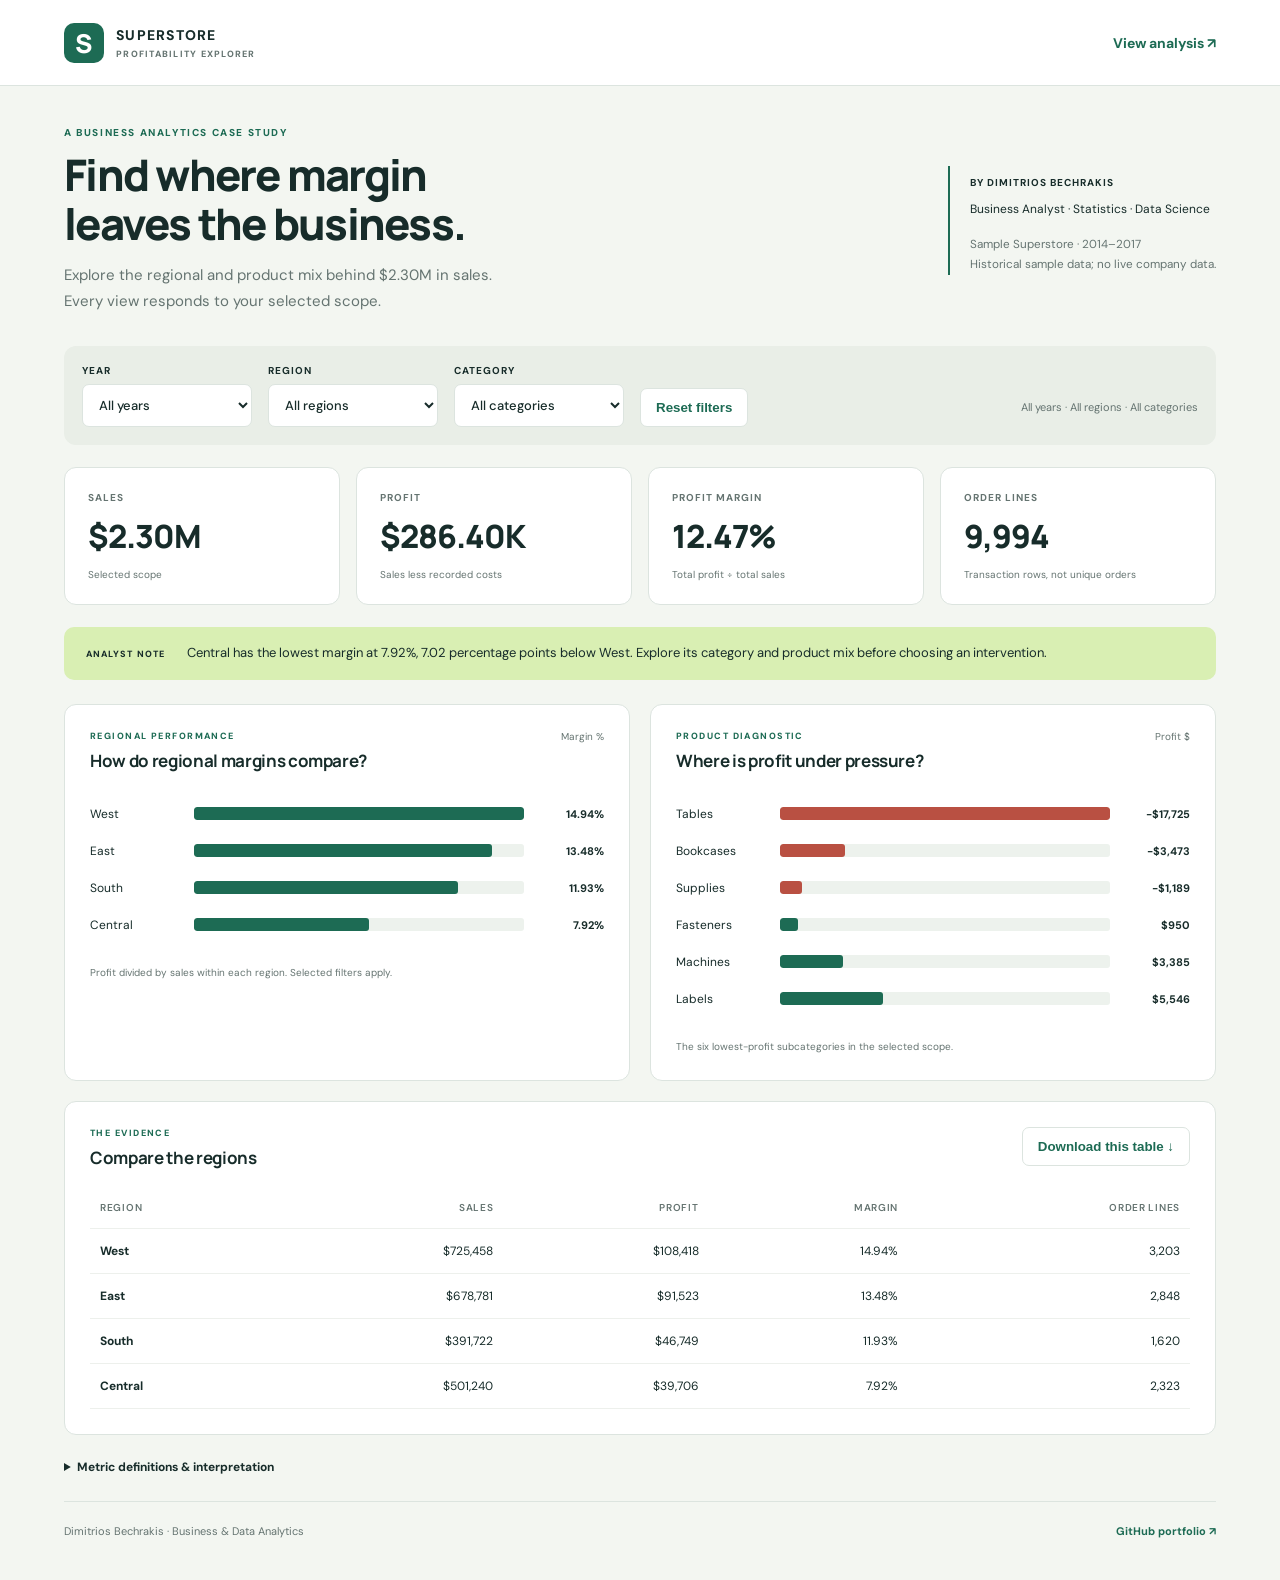
<file: demo/index.html>
<!doctype html><html lang="en"><head><meta charset="utf-8"><meta name="viewport" content="width=device-width,initial-scale=1"><meta name="description" content="Explore regional profitability and product-level margin gaps in Sample Superstore. A data analytics portfolio project by Dimitrios Bechrakis."><title>Superstore · Profitability Explorer</title><link rel="stylesheet" href="style.css"></head><body>
<header><div class="brand"><span class="mark">S</span><span>SUPERSTORE<span class="tagline">PROFITABILITY EXPLORER</span></span></div><a href="https://github.com/dbechrakis/superstore-shipping-region-analysis">View analysis ↗</a></header>
<main><section class="intro"><div><p class="eyebrow">A BUSINESS ANALYTICS CASE STUDY</p><h1>Find where margin<br>leaves the business.</h1><p class="lede">Explore the regional and product mix behind $2.30M in sales.<br>Every view responds to your selected scope.</p></div><aside><p>BY DIMITRIOS BECHRAKIS</p><span>Business Analyst · Statistics · Data Science</span><small>Sample Superstore · 2014–2017<br>Historical sample data; no live company data.</small></aside></section>
<section class="filters" aria-label="Analysis filters"><label>Year<select id="year"><option value="all">All years</option><option>2014</option><option>2015</option><option>2016</option><option>2017</option></select></label><label>Region<select id="region"><option value="all">All regions</option><option>Central</option><option>East</option><option>South</option><option>West</option></select></label><label>Category<select id="category"><option value="all">All categories</option><option>Furniture</option><option>Office Supplies</option><option>Technology</option></select></label><button id="reset">Reset filters</button><span class="scope" id="scope">Loading verified data…</span></section>
<div id="error" role="alert" hidden></div><section class="kpis" aria-label="Key metrics"><article><p>SALES</p><strong id="sales">—</strong><small>Selected scope</small></article><article><p>PROFIT</p><strong id="profit">—</strong><small>Sales less recorded costs</small></article><article><p>PROFIT MARGIN</p><strong id="margin">—</strong><small>Total profit ÷ total sales</small></article><article><p>ORDER LINES</p><strong id="lines">—</strong><small>Transaction rows, not unique orders</small></article></section>
<section class="insight" aria-live="polite"><span>ANALYST NOTE</span><p id="insight">Loading the selected scope.</p></section>
<section class="charts"><article class="panel"><div class="panel-title"><div><p class="eyebrow">REGIONAL PERFORMANCE</p><h2>How do regional margins compare?</h2></div><span class="unit">Margin %</span></div><div id="regions" class="bars" aria-label="Regional margin chart"></div><p class="caption">Profit divided by sales within each region. Selected filters apply.</p></article><article class="panel"><div class="panel-title"><div><p class="eyebrow">PRODUCT DIAGNOSTIC</p><h2>Where is profit under pressure?</h2></div><span class="unit">Profit $</span></div><div id="products" class="bars" aria-label="Lowest-profit subcategories"></div><p class="caption">The six lowest-profit subcategories in the selected scope.</p></article></section>
<section class="panel table-panel"><div class="panel-title"><div><p class="eyebrow">THE EVIDENCE</p><h2>Compare the regions</h2></div><button id="download">Download this table ↓</button></div><div class="table-wrap"><table><thead><tr><th scope="col">Region</th><th scope="col">Sales</th><th scope="col">Profit</th><th scope="col">Margin</th><th scope="col">Order lines</th></tr></thead><tbody id="table"></tbody></table></div></section>
<details><summary>Metric definitions & interpretation</summary><p>Profit margin is calculated from aggregate profit and sales, never by averaging row-level percentages. Order lines are distinct transaction rows. The source contains 9,994 lines and 5,009 unique orders; unique orders are not summed across product groups.</p><p>Observed margin differences motivate investigation of product mix, pricing and discounting. They do not establish causal effects or the profit uplift of a proposed intervention. Dispatch time and delivery time are different metrics; this profitability view does not infer delivery performance.</p><p>The original coursework was a group project. The repository credits the team and documents the revised, executable analysis. This interactive companion was prepared with AI assistance. Data source: the CSV committed in the linked repository.</p></details>
<footer><span>Dimitrios Bechrakis · Business & Data Analytics</span><a href="https://github.com/dbechrakis">GitHub portfolio ↗</a></footer></main><script type="module" src="app.js"></script></body></html>
</file>
<file: demo/style.css>
@import url('https://fonts.googleapis.com/css2?family=DM+Sans:wght@400;500;600;700&family=Manrope:wght@400;500;600;700;800&display=swap');
:root{--ink:#172c2a;--muted:#657471;--line:#dce4df;--paper:#f3f6f1;--green:#1d6b54;--lime:#d9efb3;--red:#b95042}*{box-sizing:border-box}body{margin:0;background:var(--paper);color:var(--ink);font:14px 'DM Sans',Arial,sans-serif}header{height:86px;padding:0 5%;display:flex;align-items:center;justify-content:space-between;border-bottom:1px solid var(--line);background:#fff}.brand{display:flex;align-items:center;gap:12px;font-weight:800;letter-spacing:.09em}.mark{width:40px;height:40px;background:var(--green);color:#fff;display:grid;place-items:center;font:800 26px Manrope,sans-serif;border-radius:10px}.tagline{display:block;font-size:9px;color:var(--muted);margin-top:4px;letter-spacing:.14em}a{color:var(--green);text-decoration:none;font-weight:700}main{max-width:1390px;margin:auto;padding:40px 5% 20px}.intro{display:flex;justify-content:space-between;align-items:center;padding-bottom:32px;gap:30px}.eyebrow{font-size:10px;font-weight:800;letter-spacing:.16em;color:var(--green);margin:0 0 12px}h1{font:800 clamp(30px,3.4vw,48px)/1.12 Manrope,sans-serif;letter-spacing:-.04em;margin:0}.lede{color:var(--muted);font-size:15px;line-height:1.7;margin-bottom:0}aside{border-left:2px solid var(--green);padding:0 0 0 20px}aside p{font-size:10px;font-weight:700;letter-spacing:.1em}aside span{font-size:12px}aside small{display:block;color:var(--muted);line-height:1.7;margin-top:18px}.filters{display:flex;gap:16px;align-items:end;background:#e9eee7;padding:18px;border-radius:12px}label{font-size:10px;text-transform:uppercase;font-weight:700;letter-spacing:.1em;display:flex;flex-direction:column;gap:7px}select{width:170px;background:#fff;padding:11px 12px;border:1px solid var(--line);border-radius:7px;color:var(--ink);font:500 13px 'DM Sans',sans-serif}button{border:1px solid var(--line);border-radius:7px;background:white;color:var(--green);padding:11px 15px;font-weight:700;cursor:pointer}button:hover{background:#edf5e7}button:focus-visible,select:focus-visible,a:focus-visible{outline:3px solid #78a97a;outline-offset:3px}.scope{margin-left:auto;color:var(--muted);font-size:11px;padding-bottom:13px}.kpis{display:grid;grid-template-columns:repeat(4,1fr);gap:16px;margin:22px 0}.kpis article{background:white;border:1px solid var(--line);padding:23px;border-radius:12px}.kpis p{font-size:10px;letter-spacing:.1em;font-weight:700;margin:0 0 10px;color:var(--muted)}.kpis strong{display:block;font:800 32px Manrope,sans-serif;letter-spacing:-.03em}.kpis small{font-size:10px;color:var(--muted);display:block;margin-top:10px}.insight{display:flex;gap:22px;align-items:center;padding:16px 22px;background:var(--lime);border-radius:10px;margin-bottom:24px}.insight span{font-size:9px;font-weight:800;letter-spacing:.12em;white-space:nowrap}.insight p{margin:0;font-size:13px;line-height:1.6}.charts{display:grid;grid-template-columns:1fr 1fr;gap:20px}.panel{background:#fff;border:1px solid var(--line);border-radius:12px;padding:25px}.panel-title{display:flex;justify-content:space-between;align-items:start;gap:16px}.panel-title .eyebrow{font-size:9px;margin-bottom:7px}h2{font:700 17px Manrope,sans-serif;margin:0;letter-spacing:-.02em}.unit{color:var(--muted);font-size:10px;white-space:nowrap}.bars{margin-top:23px}.bar-row{display:grid;grid-template-columns:92px 1fr 68px;align-items:center;gap:12px;min-height:37px;font-size:12px}.bar-track{height:13px;border-radius:3px;background:#edf2ed;overflow:hidden}.bar-fill{height:100%;background:var(--green);border-radius:3px}.bar-fill.negative{background:var(--red)}.bar-value{text-align:right;font-variant-numeric:tabular-nums;font-size:11px;font-weight:700}.caption{font-size:10px;color:var(--muted);margin:22px 0 0;line-height:1.6}.table-panel{margin-top:20px}.table-wrap{overflow:auto}table{width:100%;border-collapse:collapse;font-size:12px;margin-top:18px;text-align:right}th{color:var(--muted);font-size:10px;font-weight:600;text-transform:uppercase;letter-spacing:.07em}th,td{padding:14px 10px;border-bottom:1px solid #edf0ec}th:first-child,td:first-child{text-align:left}td:first-child{font-weight:700}.negative-text{color:var(--red)}details{padding:22px 0;color:var(--muted);font-size:12px;line-height:1.8}summary{cursor:pointer;color:var(--ink);font-weight:700}footer{display:flex;justify-content:space-between;border-top:1px solid var(--line);padding:22px 0;color:var(--muted);font-size:11px}#error{padding:20px;color:var(--red)}@media(max-width:850px){aside{display:none}.filters{flex-wrap:wrap}.scope{margin-left:0}.kpis{grid-template-columns:1fr 1fr}.charts{grid-template-columns:1fr}.intro{padding-bottom:25px}main{padding-top:28px}}@media(max-width:500px){select{width:100%}label{width:calc(50% - 8px)}.kpis{gap:10px}.kpis article{padding:16px}.kpis strong{font-size:27px}.insight{align-items:start;flex-direction:column;gap:8px}.panel{padding:18px}.panel-title button{font-size:10px}footer{gap:20px}.bar-row{grid-template-columns:85px 1fr 60px}.scope{display:none}header{height:70px}header a{font-size:11px}}
</file>
